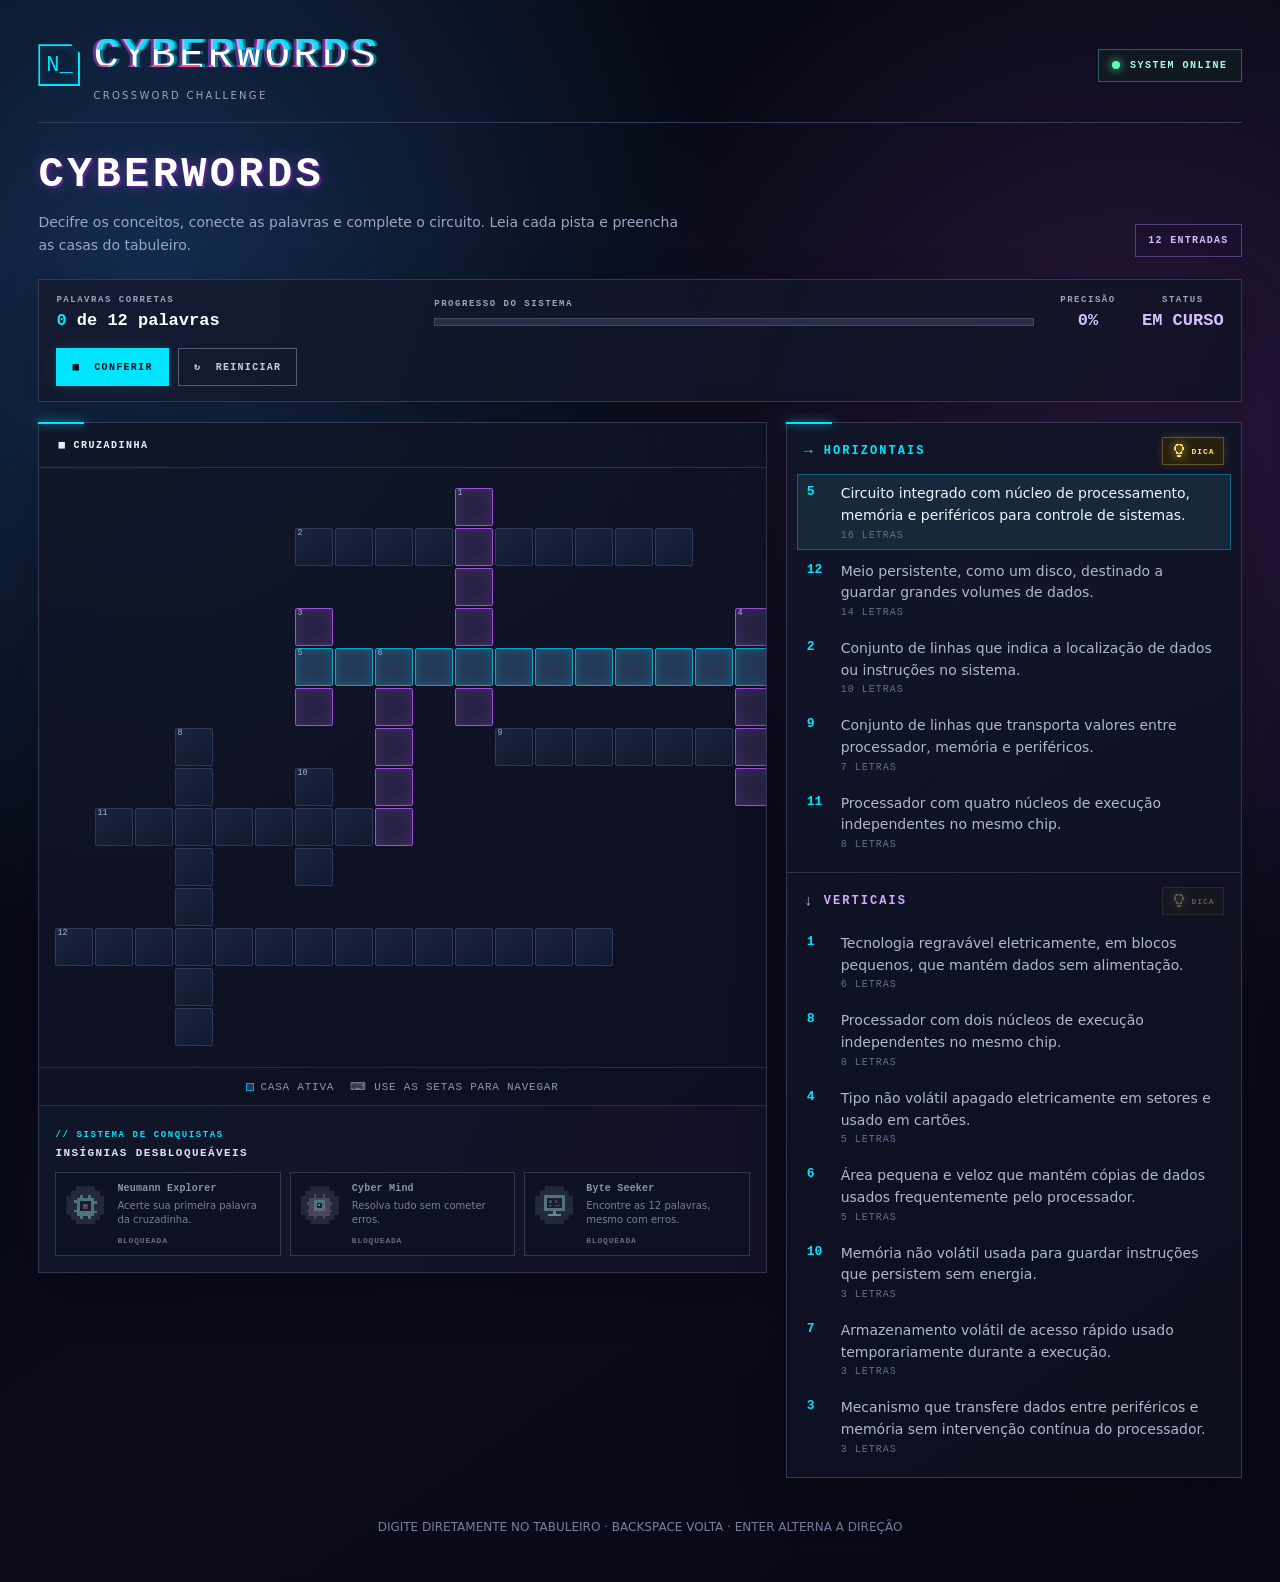
<file: index.html>
<!doctype html>
<html lang="pt-BR">

<head>
  <meta charset="utf-8">
  <meta name="viewport" content="width=device-width, initial-scale=1">
  <meta name="theme-color" content="#070914">
  <title>CYBERWORDS — Crossword Challenge</title>
  <link rel="stylesheet" href="style.css">
</head>

<body>
  <div class="shell">
    <header class="topbar">
      <div class="brand">
        <div class="brand-mark" aria-hidden="true">N_</div>
        <div>
          <div class="brand-name glitch" data-text="CYBERWORDS">CYBERWORDS</div>
          <div class="brand-sub">CROSSWORD CHALLENGE</div>
        </div>
      </div>
      <div class="online"><i></i>SYSTEM ONLINE</div>
    </header>
    <section class="intro">
      <div>
        <h1 class="pixel"
          style="font-size:clamp(21px,4vw,42px);line-height:1.25;margin:0;color:#fff;text-shadow:2px 2px 0 #56248a,0 0 14px #9d4edd70">
          CYBERWORDS</h1>
        <p>Decifre os conceitos, conecte as palavras e complete o circuito. Leia cada pista e preencha as casas do
          tabuleiro.</p>
      </div>
      <div class="round-tag">12 ENTRADAS</div>
    </section>
    <section class="statusbar" aria-label="Progresso do desafio">
      <div>
        <div class="score-label">Palavras corretas</div>
        <div class="score-value"><em id="score">0</em> de 12 palavras</div>
      </div>
      <div class="progress-wrap">
        <div class="score-label">Progresso do sistema</div>
        <div class="progress-track">
          <div class="progress-fill" id="progress"></div>
        </div>
      </div>
      <div class="metric">
        <div class="score-label">Precisão</div><strong id="accuracy">0%</strong>
      </div>
      <div class="metric">
        <div class="score-label">Status</div><strong id="status">EM CURSO</strong>
      </div>
      <div class="actions"><button class="btn" id="checkBtn" type="button">▣&nbsp; CONFERIR</button><button
          class="btn secondary" id="resetBtn" type="button">↻&nbsp; REINICIAR</button></div>
    </section>
    <main class="main-layout">
      <section class="panel" aria-label="Tabuleiro de palavras cruzadas">
        <div class="panel-head">
          <div class="panel-title">▦&nbsp;CRUZADINHA</div>
        </div>
        <div class="board-scroll">
          <div class="board" id="board" role="group" aria-label="Tabuleiro interativo"></div>
        </div>
        <div class="legend"><span><i></i> CASA ATIVA</span><span>⌨ USE AS SETAS PARA NAVEGAR</span></div>
        <section class="achievements" aria-labelledby="achievementsTitle">
          <div class="achievement-heading"><span>// SISTEMA DE CONQUISTAS</span>
            <h2 id="achievementsTitle">INSÍGNIAS DESBLOQUEÁVEIS</h2>
          </div>
          <div class="achievement-list">
            <article class="achievement" data-achievement="neumann">
              <div class="achievement-emblem" aria-hidden="true"><svg viewBox="0 0 32 32" role="img"
                  aria-label="Microcontrolador pixelado">
                  <path fill="#00e5ff"
                    d="M10 3h3v4h6V3h3v4h4v4h4v3h-4v8h4v3h-4v4h-4v3h-3v-4h-6v4h-3v-4H6v-4H2v-3h4v-8H2v-3h4V7h4z" />
                  <path fill="#101326" d="M10 11h12v12H10z" />
                  <path fill="#9d4edd" d="M13 14h6v6h-6z" />
                  <path fill="#7bffcf" d="M14 15h2v2h-2z" />
                </svg></div>
              <div>
                <h3>Neumann Explorer</h3>
                <p>Acerte sua primeira palavra da cruzadinha.</p>
              </div><small>BLOQUEADA</small>
            </article>
            <article class="achievement" data-achievement="cyber">
              <div class="achievement-emblem" aria-hidden="true"><svg viewBox="0 0 32 32" role="img"
                  aria-label="Processador pixelado">
                  <path fill="#9d4edd"
                    d="M9 2h3v5h8V2h3v5h5v5h3v3h-3v6h3v3h-3v5h-5v3h-3v-3h-8v3H9v-3H4v-5H1v-3h3v-6H1v-3h3V7h5z" />
                  <path fill="#00e5ff" d="M10 10h12v12H10z" />
                  <path fill="#101326" d="M13 13h6v6h-6z" />
                  <path fill="#7bffcf" d="M14 14h2v2h-2z" />
                </svg></div>
              <div>
                <h3>Cyber Mind</h3>
                <p>Resolva tudo sem cometer erros.</p>
              </div><small>BLOQUEADA</small>
            </article>
            <article class="achievement" data-achievement="byte">
              <div class="achievement-emblem" aria-hidden="true"><svg viewBox="0 0 32 32" role="img"
                  aria-label="Computador pixelado">
                  <path fill="#00e5ff" d="M4 4h24v18H4z" />
                  <path fill="#101326" d="M7 7h18v12H7z" />
                  <path fill="#9d4edd" d="M10 10h3v3h-3zm6 0h3v3h-3zm-6 5h3v2h-3zm6 0h6v2h-6z" />
                  <path fill="#7bffcf" d="M14 22h4v4h6v3H8v-3h6z" />
                </svg></div>
              <div>
                <h3>Byte Seeker</h3>
                <p>Encontre as 12 palavras, mesmo com erros.</p>
              </div><small>BLOQUEADA</small>
            </article>
          </div>
        </section>
      </section>
      <aside class="panel clue-panel" aria-label="Pistas">
        <section class="clue-group">
          <div class="clue-heading"><span class="heading-label"><b>→</b> HORIZONTAIS</span><button class="hint-button"
              id="acrossHintButton" type="button" aria-label="Dica para a questão horizontal selecionada"
              title="Dica"><svg viewBox="0 0 24 24" aria-hidden="true">
                <path
                  d="M9 21h6v-1H9zm3-20a7 7 0 0 0-4 12.74V17h8v-3.26A7 7 0 0 0 12 1zm2.5 11.65-.5.35V15h-4v-2l-.5-.35A5 5 0 1 1 14.5 12.65zM9 18h6v1H9z" />
              </svg><span>DICA</span></button></div>
          <div class="hint-display" id="acrossHint" role="status" hidden></div>
          <ol class="clues" id="acrossClues"></ol>
        </section>
        <section class="clue-group">
          <div class="clue-heading vertical"><span class="heading-label"><b>↓</b> VERTICAIS</span><button
              class="hint-button" id="downHintButton" type="button"
              aria-label="Dica para a questão vertical selecionada" title="Dica"><svg viewBox="0 0 24 24"
                aria-hidden="true">
                <path
                  d="M9 21h6v-1H9zm3-20a7 7 0 0 0-4 12.74V17h8v-3.26A7 7 0 0 0 12 1zm2.5 11.65-.5.35V15h-4v-2l-.5-.35A5 5 0 1 1 14.5 12.65zM9 18h6v1H9z" />
              </svg><span>DICA</span></button></div>
          <div class="hint-display" id="downHint" role="status" hidden></div>
          <ol class="clues" id="downClues"></ol>
        </section>
      </aside>
    </main>
    <div class="achievement-notice" id="achievementNotice" role="status" aria-live="assertive"><b>★</b>
      <div><small>CONQUISTA DESBLOQUEADA</small><strong></strong><span class="notice-message"></span></div>
    </div>
    <div class="toast" id="toast" role="status" aria-live="polite"></div>
    <div class="help">DIGITE DIRETAMENTE NO TABULEIRO · BACKSPACE VOLTA · ENTER ALTERNA A DIREÇÃO</div>
  </div>
  <div class="modal-backdrop" id="victory" role="dialog" aria-modal="true" aria-labelledby="victoryTitle">
    <div class="modal">
      <h2 id="victoryTitle">PARABÉNS!</h2>
      <p>Todos os conceitos foram conectados. Sua rede de conhecimento está online.</p><button class="btn"
        id="closeVictory" type="button">CONTINUAR</button>
    </div>
  </div>
</body>
<script>
  (() => {
    'use strict';
    const entries = [
      { word: 'MICROCONTROLADOR', hint: 'É um pequeno computador em um único chip, usado para controlar outros componentes.', dir: 'across', r: 4, c: 6, clue: 'Circuito integrado com núcleo de processamento, memória e periféricos para controle de sistemas.' },
      { word: 'MEMORIADEMASSA', hint: 'Pense em um armazenamento que mantém os dados mesmo quando o aparelho é desligado.', dir: 'across', r: 11, c: 0, clue: 'Meio persistente, como um disco, destinado a guardar grandes volumes de dados.' },
      { word: 'ADDRESSBUS', hint: 'Este barramento informa ao sistema onde os dados devem ser lidos ou gravados.', dir: 'across', r: 1, c: 6, clue: 'Conjunto de linhas que indica a localização de dados ou instruções no sistema.' },
      { word: 'EEPROM', hint: 'Seu nome indica uma memória que pode ser apagada e programada eletricamente.', dir: 'down', r: 0, c: 10, clue: 'Tecnologia regravável eletricamente, em blocos pequenos, que mantém dados sem alimentação.' },
      { word: 'DATABUS', hint: 'É o caminho por onde os valores circulam entre processador, memória e periféricos.', dir: 'across', r: 6, c: 11, clue: 'Conjunto de linhas que transporta valores entre processador, memória e periféricos.' },
      { word: 'DUALCORE', hint: 'O prefixo do nome revela quantos núcleos de execução há no chip.', dir: 'down', r: 6, c: 3, clue: 'Processador com dois núcleos de execução independentes no mesmo chip.' },
      { word: 'QUADCORE', hint: 'O prefixo do nome revela quantos núcleos de execução há no chip.', dir: 'across', r: 8, c: 1, clue: 'Processador com quatro núcleos de execução independentes no mesmo chip.' },
      { word: 'FLASH', hint: 'É uma memória não volátil comum em cartões e unidades portáteis.', dir: 'down', r: 3, c: 17, clue: 'Tipo não volátil apagado eletricamente em setores e usado em cartões.' },
      { word: 'CACHE', hint: 'Fica perto do processador para acelerar o acesso a informações recorrentes.', dir: 'down', r: 4, c: 8, clue: 'Área pequena e veloz que mantém cópias de dados usados frequentemente pelo processador.' },
      { word: 'ROM', hint: 'As instruções guardadas aqui permanecem mesmo sem energia.', dir: 'down', r: 7, c: 6, clue: 'Memória não volátil usada para guardar instruções que persistem sem energia.' },
      { word: 'RAM', hint: 'É uma memória temporária usada enquanto os programas estão em execução.', dir: 'down', r: 4, c: 21, clue: 'Armazenamento volátil de acesso rápido usado temporariamente durante a execução.' },
      { word: 'DMA', hint: 'Permite que periféricos acessem a memória sem pedir ao processador a cada transferência.', dir: 'down', r: 3, c: 6, clue: 'Mecanismo que transfere dados entre periféricos e memória sem intervenção contínua do processador.' }
    ];
    const boardEl = document.getElementById('board'), acrossEl = document.getElementById('acrossClues'), downEl = document.getElementById('downClues');
    const cells = new Map(), numbers = new Map(); let selected = entries[0], focusAt = null, checked = false, won = false, hadErrors = false;
    const unlockedAchievements = new Set(); let noticeTimer, visibleHint = null;
    function unlockAchievement(id) { if (unlockedAchievements.has(id)) return; unlockedAchievements.add(id); const card = document.querySelector(`[data-achievement="${id}"]`); card.classList.add('unlocked'); card.querySelector('small').textContent = 'DESBLOQUEADA'; const notice = document.getElementById('achievementNotice'); notice.querySelector('strong').textContent = card.querySelector('h3').textContent; notice.querySelector('.notice-message').textContent = card.querySelector('p').textContent; notice.classList.add('show'); clearTimeout(noticeTimer); noticeTimer = setTimeout(() => notice.classList.remove('show'), 4200) }
    const key = (r, c) => `${r},${c}`;
    entries.forEach(e => { e.cells = []; for (let i = 0; i < e.word.length; i++) { const r = e.r + (e.dir === 'down' ? i : 0), c = e.c + (e.dir === 'across' ? i : 0), cellKey = key(r, c); let model = cells.get(cellKey); if (!model) { model = { r, c, answer: '', entries: [] }; cells.set(cellKey, model) } if (model.answer && model.answer !== e.word[i]) throw new Error(`Cruzamento inv\u00e1lido em ${cellKey}`); if (model.entries.some(other => other.dir === e.dir)) throw new Error(`Sobreposi\u00e7\u00e3o inv\u00e1lida em ${cellKey}`); model.answer = e.word[i]; model.entries.push(e); e.cells.push(cellKey) } });
    // Each entry must cross another and all entries must belong to one connected grid.
    for (const e of entries) { if (!e.cells.some(k => cells.get(k).entries.length > 1)) throw new Error(`Palavra sem cruzamento: ${e.word}`) }
    for (const cell of cells.values()) for (const [dr, dc, direction] of [[0, 1, 'across'], [1, 0, 'down']]) {
      const neighbor = cells.get(key(cell.r + dr, cell.c + dc));
      if (neighbor && !cell.entries.some(e => e.dir === direction && neighbor.entries.includes(e))) throw new Error('A grade possui casas adjacentes sem cruzamento.');
    }
    const connected = new Set([entries[0]]), pending = [entries[0]];
    while (pending.length) { const current = pending.pop(); for (const k of current.cells) for (const e of cells.get(k).entries) if (!connected.has(e)) { connected.add(e); pending.push(e) } }
    if (connected.size !== entries.length) throw new Error('A grade possui palavras desconectadas.');
    const boardRows = Math.max(...Array.from(cells.values(), m => m.r)) + 1, boardColumns = Math.max(...Array.from(cells.values(), m => m.c)) + 1;
    boardEl.style.setProperty('--rows', boardRows); boardEl.style.setProperty('--columns', boardColumns);

    // Number across/down starts in reading order; coincident starts share a number.
    for (let r = 0; r < boardRows; r++)for (let c = 0; c < boardColumns; c++) {
      const starts = entries.filter(e => e.r === r && e.c === c); if (starts.length) { const n = numbers.size + 1; numbers.set(key(r, c), n); starts.forEach(e => e.number = n) }
    }
    function renderBoard() { for (let r = 0; r < boardRows; r++)for (let c = 0; c < boardColumns; c++) { const m = cells.get(key(r, c)); if (!m) continue; const wrap = document.createElement('div'); wrap.className = 'cell-wrap'; wrap.style.gridRow = r + 1; wrap.style.gridColumn = c + 1; const input = document.createElement('input'); input.className = 'cell' + (numbers.has(key(r, c)) ? ' has-num' : ''); input.type = 'text'; input.maxLength = 1; input.autocomplete = 'off'; input.autocapitalize = 'characters'; input.spellcheck = false; input.dataset.key = key(r, c); input.setAttribute('aria-label', `Linha ${r + 1}, coluna ${c + 1}`); if (numbers.has(key(r, c))) { const n = document.createElement('span'); n.className = 'num'; n.textContent = numbers.get(key(r, c)); wrap.append(n) } input.addEventListener('focus', () => onFocus(m)); input.addEventListener('click', () => onCellClick(m)); input.addEventListener('input', () => onInput(input, m)); input.addEventListener('keydown', ev => onKey(ev, m)); wrap.append(input); boardEl.append(wrap); m.el = input } }
    function renderClues(dir, target) { const group = entries.filter(e => e.dir === dir); for (const e of group) { const li = document.createElement('li'); li.className = `clue ${dir}`; li.tabIndex = 0; li.dataset.word = e.word; li.innerHTML = `<span class="clue-number">${e.number}</span><span>${e.clue}<small class="hintword" aria-hidden="true">${e.word.length} LETRAS</small></span>`; li.addEventListener('click', () => selectEntry(e, true)); li.addEventListener('keydown', ev => { if (ev.key === 'Enter' || ev.key === ' ') { ev.preventDefault(); selectEntry(e, true) } }); target.append(li); e.clueEl = li } }
    function updateHintDisplays() { for (const dir of ["across", "down"]) { const panel = document.getElementById(dir + "Hint"), button = document.getElementById(dir + "HintButton"), active = selected.dir === dir; button.disabled = !active; panel.hidden = visibleHint !== dir; if (visibleHint === dir) panel.textContent = selected.hint } }
    function toggleHint(dir) { if (selected.dir !== dir) return; visibleHint = visibleHint === dir ? null : dir; updateHintDisplays() }
    function selectEntry(e, focus) { selected = e; visibleHint = null; updateHintDisplays(); focusAt = e.cells[0]; entries.forEach(x => x.clueEl?.classList.toggle('selected', x === e)); paint(); if (focus) cells.get(focusAt).el.focus() }
    function onFocus(m) { focusAt = key(m.r, m.c); if (!m.entries.includes(selected)) { selected = m.entries[0]; visibleHint = null; updateHintDisplays() } entries.forEach(x => x.clueEl?.classList.toggle('selected', x === selected)); paint() }
    function onCellClick(m) { if (m.entries.length > 1 && m.entries.includes(selected)) { selected = m.entries.find(e => e !== selected) } else selected = m.entries[0]; visibleHint = null; updateHintDisplays(); focusAt = key(m.r, m.c); entries.forEach(x => x.clueEl?.classList.toggle('selected', x === selected)); paint() }
    function paint() { for (const m of cells.values()) { m.el.classList.remove('active', 'cross-active'); if (selected?.cells.includes(key(m.r, m.c))) m.el.classList.add('active'); else if (selected && m.entries.some(e => e.cells.some(k => selected.cells.includes(k)))) m.el.classList.add('cross-active') } }
    function onInput(input, m) { const val = input.value.normalize('NFD').replace(/[\u0300-\u036f]/g, '').toUpperCase().replace(/[^A-Z]/g, '').slice(-1); input.value = val; if (checked) { checked = false; clearFeedback() } updateScore(); if (val) advance(m, 1) }
    function stepKey(k, delta) { const i = selected.cells.indexOf(k); return selected.cells[Math.max(0, Math.min(selected.cells.length - 1, i + delta))] }
    function advance(m, d) { const from = key(m.r, m.c), i = selected.cells.indexOf(from), next = selected.cells[i + d]; if (next) cells.get(next).el.focus() }
    function onKey(ev, m) { const arrows = { ArrowRight: ['across', 1], ArrowLeft: ['across', -1], ArrowDown: ['down', 1], ArrowUp: ['down', -1] }; if (arrows[ev.key]) { ev.preventDefault(); const [dir, delta] = arrows[ev.key]; if (selected.dir !== dir && m.entries.some(e => e.dir === dir)) selectEntry(m.entries.find(e => e.dir === dir), false); const next = stepKey(key(m.r, m.c), delta); if (next) cells.get(next).el.focus(); return } if (ev.key === 'Enter') { ev.preventDefault(); const other = m.entries.find(e => e !== selected); if (other) selectEntry(other, true); return } if (ev.key === 'Backspace' && !m.el.value) { ev.preventDefault(); advance(m, -1); return } if (ev.key === ' ') { ev.preventDefault(); const other = m.entries.find(e => e !== selected); if (other) selectEntry(other, true) } }
    function clearFeedback() { for (const m of cells.values()) m.el.classList.remove('correct', 'wrong'); for (const e of entries) e.clueEl.classList.remove('done') }
    function updateScore() { const solved = entries.filter(e => e.cells.every(k => cells.get(k).el.value === cells.get(k).answer)); if (solved.length > 0) unlockAchievement("neumann"); if (solved.length === entries.length) unlockAchievement("byte"); document.getElementById('score').textContent = solved.length; document.getElementById('progress').style.width = `${solved.length / entries.length * 100}%`; document.getElementById('accuracy').textContent = `${Math.round(solved.length / entries.length * 100)}%`; document.getElementById('status').textContent = solved.length === entries.length ? 'ONLINE' : solved.length ? 'ATIVO' : 'EM CURSO'; document.getElementById('status').classList.toggle('good', solved.length === entries.length); return solved }
    function checkAnswers() { checked = true; const solved = updateScore(); if (solved.length !== entries.length) hadErrors = true; if (solved.length === entries.length && !hadErrors) unlockAchievement("cyber"); for (const e of entries) e.clueEl.classList.toggle('done', e.cells.every(k => cells.get(k).el.value === cells.get(k).answer)); for (const m of cells.values()) { m.el.classList.remove('correct', 'wrong'); m.el.classList.add(m.el.value === m.answer ? 'correct' : 'wrong') } const toast = document.getElementById('toast'); if (solved.length === entries.length) { toast.className = 'toast success'; toast.textContent = 'Parabéns! Você completou as 12 linhas corretamente.'; if (!won) { won = true; document.getElementById('victory').classList.add('open'); document.getElementById('closeVictory').focus() } } else { toast.className = `toast ${solved.length ? 'success' : 'error'}`; toast.textContent = solved.length ? `${solved.length} de 12 corretas. As casas em vermelho precisam de revisão.` : 'Ainda há palavras para revisar. Confira as letras destacadas em vermelho.' } }
    function reset() { for (const m of cells.values()) { m.el.value = ''; m.el.classList.remove('correct', 'wrong') } entries.forEach(e => e.clueEl.classList.remove('done')); checked = false; won = false; hadErrors = false; selected = entries[0]; entries.forEach(e => e.clueEl.classList.toggle('selected', e === selected)); document.getElementById('toast').className = 'toast'; document.getElementById('toast').textContent = 'Tabuleiro reiniciado. Selecione uma pista ou casa para começar.'; document.getElementById('victory').classList.remove('open'); updateScore(); paint(); cells.get(selected.cells[0]).el.focus() }
    renderBoard(); renderClues('across', acrossEl); renderClues('down', downEl); entries.forEach(e => e.clueEl.classList.toggle('selected', e === selected)); paint(); document.getElementById('acrossHintButton').addEventListener('click', () => toggleHint('across')); document.getElementById('downHintButton').addEventListener('click', () => toggleHint('down')); updateHintDisplays(); document.getElementById('checkBtn').addEventListener('click', checkAnswers); document.getElementById('resetBtn').addEventListener('click', reset); document.getElementById('closeVictory').addEventListener('click', () => document.getElementById('victory').classList.remove('open')); document.getElementById('victory').addEventListener('click', e => { if (e.target.id === 'victory') e.currentTarget.classList.remove('open') }); document.addEventListener('keydown', e => { if (e.key === 'Escape') document.getElementById('victory').classList.remove('open') }); updateScore();
  })();
</script>

</html>
</file>
<file: style.css>
/* -------------------------------------------------------------------------- */
/* Design tokens                                                              */
/* -------------------------------------------------------------------------- */
:root {
  color-scheme: dark;
  --bg: #070914;
  --panel: #101326;
  --panel2: #151a31;
  --cyan: #00e5ff;
  --purple: #9d4edd;
  --mint: #7bffcf;
  --red: #ff5478;
  --ink: #edf3ff;
  --muted: #9ba6c5;
  /* 26 colunas x 18 linhas; a tipografia acompanha o tamanho de cada casa. */
  --cell: clamp(22px, 3.1vw, 38px);
}

* {
  box-sizing: border-box;
}

body {
  margin: 0;
  min-height: 100vh;
  color: var(--ink);
  font-family: Inter, ui-sans-serif, system-ui, -apple-system, "Segoe UI", sans-serif;
  background:
    radial-gradient(ellipse at 12% 18%, #132d50 0, transparent 36%),
    radial-gradient(ellipse at 88% 28%, #29163e 0, transparent 34%),
    linear-gradient(145deg, #070914 22%, #0b0b1b 65%, #090714);
}

body:before {
  content: "";
  position: fixed;
  inset: 0;
  pointer-events: none;
  opacity: 0.11;
  background-image:
    linear-gradient(rgba(255, 255, 255, 0.07) 1px, transparent 1px),
    linear-gradient(90deg, rgba(255, 255, 255, 0.07) 1px, transparent 1px);
  background-size: 32px 32px;
  mask-image: linear-gradient(to bottom, black, transparent 85%);
}

button {
  font: inherit;
}

.shell {
  width: min(1460px, 100%);
  margin: auto;
  padding: 26px clamp(14px, 3vw, 42px) 48px;
  position: relative;
}

/* -------------------------------------------------------------------------- */
/* Header and identity                                                        */
/* -------------------------------------------------------------------------- */
.topbar {
  display: flex;
  align-items: center;
  justify-content: space-between;
  gap: 18px;
  border-bottom: 1px solid #343b60;
  padding: 4px 0 21px;
  margin-bottom: 26px;
}

.brand {
  display: flex;
  align-items: center;
  gap: 13px;
}

.brand-mark {
  width: 42px;
  height: 42px;
  border: 2px solid var(--cyan);
  display: grid;
  place-items: center;
  color: var(--cyan);
  font-family: monospace;
  font-size: 22px;
  box-shadow: 0 0 15px #00e5ff45, inset 0 0 12px #00e5ff20;
  clip-path: polygon(0 0, 78% 0, 100% 22%, 100% 100%, 0 100%);
}

.brand-name,
.pixel {
  font-family: "Press Start 2P", "Courier New", monospace;
  text-transform: uppercase;
  letter-spacing: 0.08em;
}

.brand-name {
  font-size: clamp(12px, 1.7vw, 19px);
  color: #fff;
  text-shadow: 2px 2px 0 #56248a, 0 0 13px #9d4edd80;
}

.brand-sub {
  color: var(--muted);
  font-size: 10px;
  letter-spacing: 0.23em;
  margin-top: 7px;
  text-transform: uppercase;
}

.online {
  display: flex;
  align-items: center;
  gap: 10px;
  border: 1px solid #27615e;
  background: #10272275;
  color: #a5ffdc;
  padding: 10px 13px;
  font: 700 10px monospace;
  letter-spacing: 0.15em;
}

.online i {
  width: 8px;
  height: 8px;
  background: #5cffb1;
  border-radius: 50%;
  box-shadow: 0 0 10px #5cffb1;
  animation: pulse 1.7s infinite;
}

@keyframes pulse {
  50% {
    opacity: 0.4;
    box-shadow: 0 0 3px #5cffb1;
  }
}

/* -------------------------------------------------------------------------- */
/* Intro and title effect                                                     */
/* -------------------------------------------------------------------------- */
.intro {
  display: flex;
  align-items: end;
  justify-content: space-between;
  gap: 20px;
  margin-bottom: 22px;
}

.eyebrow {
  color: var(--cyan);
  font: 700 10px monospace;
  letter-spacing: 0.27em;
  margin-bottom: 12px;
}

.glitch {
  font-size: clamp(21px, 4vw, 42px);
  line-height: 1.25;
  margin: 0;
  position: relative;
  text-shadow: 3px 0 #00e5ff70, -3px 0 #9d4edd80;
}

.glitch:before,
.glitch:after {
  content: attr(data-text);
  position: absolute;
  inset: 0;
  pointer-events: none;
}

.glitch:before {
  color: #00e5ff;
  clip-path: inset(0 0 63%);
  transform: translateX(2px);
  animation: glitchA 4s infinite;
}

.glitch:after {
  color: #ff3ca6;
  clip-path: inset(67% 0 0);
  transform: translateX(-2px);
  animation: glitchB 3s infinite;
}

@keyframes glitchA {
  0%,
  91%,
  100% {
    transform: translateX(0);
  }

  92% {
    transform: translateX(-4px);
  }

  94% {
    transform: translateX(3px);
  }
}

@keyframes glitchB {
  0%,
  85%,
  100% {
    transform: translateX(0);
  }

  87% {
    transform: translateX(4px);
  }

  89% {
    transform: translateX(-3px);
  }
}

.intro p {
  margin: 10px 0 0;
  color: var(--muted);
  font-size: 14px;
  max-width: 650px;
  line-height: 1.65;
}

.round-tag {
  border: 1px solid #544078;
  color: #d9baff;
  padding: 10px 12px;
  font: 700 10px monospace;
  letter-spacing: 0.13em;
  white-space: nowrap;
  background: #1c12314d;
}

/* -------------------------------------------------------------------------- */
/* Score, progress and action buttons                                         */
/* -------------------------------------------------------------------------- */
.statusbar {
  display: grid;
  grid-template-columns: minmax(190px, 1.2fr) minmax(180px, 2fr) auto auto;
  gap: 18px;
  align-items: center;
  padding: 15px 17px;
  border: 1px solid #343855;
  background: linear-gradient(110deg, #14182ddd, #111326dd);
  box-shadow: 0 12px 36px #0004;
  margin-bottom: 20px;
}

.score-label {
  font: 700 9px monospace;
  letter-spacing: 0.17em;
  color: var(--muted);
  text-transform: uppercase;
}

.score-value {
  font: 700 17px monospace;
  color: white;
  margin-top: 6px;
}

.score-value em {
  color: var(--cyan);
  font-style: normal;
}

.progress-track {
  height: 8px;
  background: #292d48;
  overflow: hidden;
  margin-top: 9px;
  border: 1px solid #414764;
}

.progress-fill {
  height: 100%;
  width: 0;
  background: linear-gradient(90deg, var(--cyan), var(--purple));
  box-shadow: 0 0 13px #00e5ff90;
  transition: width 0.45s ease;
}

.progress-wrap {
  min-width: 0;
}

.metric {
  text-align: center;
  min-width: 72px;
}

.metric strong {
  display: block;
  color: #d6c1ff;
  font: 700 17px monospace;
  margin-top: 6px;
}

.metric strong.good {
  color: var(--mint);
}

.actions {
  display: flex;
  gap: 9px;
}

.btn {
  border: 1px solid var(--cyan);
  color: #031219;
  background: var(--cyan);
  padding: 12px 15px;
  font: 900 10px monospace;
  letter-spacing: 0.13em;
  cursor: pointer;
  transition: transform 0.16s, box-shadow 0.2s, background 0.2s;
  box-shadow: 0 0 16px #00e5ff26;
}

.btn:hover {
  transform: translateY(-2px);
  box-shadow: 0 0 22px #00e5ff72;
}

.btn:active {
  transform: translateY(0);
}

.btn.secondary {
  background: transparent;
  color: #c6cce4;
  border-color: #535b7e;
  box-shadow: none;
}

.btn.secondary:hover {
  border-color: var(--purple);
  color: white;
  box-shadow: 0 0 17px #9d4edd40;
}

/* -------------------------------------------------------------------------- */
/* Main layout and crossword board                                            */
/* -------------------------------------------------------------------------- */
.main-layout {
  display: grid;
  grid-template-columns: minmax(0, 1.23fr) minmax(340px, 0.77fr);
  gap: 19px;
  align-items: start;
}

.panel {
  border: 1px solid #343855;
  background: linear-gradient(145deg, #111528ed, #0e1020ed);
  box-shadow: 0 18px 46px #0004;
  position: relative;
}

.panel:before {
  content: "";
  position: absolute;
  left: -1px;
  top: -1px;
  width: 46px;
  height: 2px;
  background: var(--cyan);
  box-shadow: 0 0 10px var(--cyan);
}

.panel-head {
  display: flex;
  align-items: center;
  justify-content: space-between;
  padding: 16px 19px;
  border-bottom: 1px solid #2d324c;
}

.panel-title {
  font: 700 10px monospace;
  letter-spacing: 0.15em;
}

.panel-code {
  color: #737e9d;
  font: 10px monospace;
  letter-spacing: 0.1em;
}

.board-scroll {
  overflow: auto;
  padding: 20px 16px 21px;
  scrollbar-color: #4e3b73 #141629;
  scrollbar-width: thin;
}

.board {
  display: grid;
  grid-template-columns: repeat(var(--columns, 22), var(--cell));
  grid-template-rows: repeat(var(--rows, 14), var(--cell));
  gap: 2px;
  width: max-content;
  margin: 0 auto;
}

.cell-wrap {
  position: relative;
  width: var(--cell);
  height: var(--cell);
}

.cell {
  position: relative;
  display: block;
  width: 100%;
  height: 100%;
  padding: 0;
  border: 1px solid #303959;
  background: linear-gradient(145deg, #1a2540, #10192e);
  color: #f7fbff;
  text-align: center;
  text-transform: uppercase;
  font: 700 clamp(15px, calc(var(--cell) * 0.48), 19px) monospace;
  caret-color: transparent;
  outline: none;
  border-radius: 2px;
  transition: background 0.15s, border-color 0.15s, box-shadow 0.15s;
}

.cell:focus {
  border-color: var(--cyan);
  box-shadow: 0 0 0 2px #00e5ff45, 0 0 14px #00e5ff65;
  z-index: 2;
}

.cell.active {
  background: #243858;
  border-color: #00a9cb;
  box-shadow: inset 0 0 12px #00e5ff35;
}

.cell.cross-active {
  background: #282344;
  border-color: #9d4edd;
  box-shadow: inset 0 0 12px #9d4edd38;
}

.cell.correct {
  color: #aaffde;
  border-color: #48dcaa;
  background: #102c2b;
}

.cell.wrong {
  color: #ff9aac;
  border-color: #ff5478;
  background: #351a2a;
}

.cell-wrap .num {
  position: absolute;
  top: 1px;
  left: 2px;
  color: #a5b4d6;
  font: clamp(7px, calc(var(--cell) * 0.22), 9px) monospace;
  line-height: 1;
  pointer-events: none;
  z-index: 1;
}

.cell.has-num {
  padding-top: 5px;
}

.legend {
  display: flex;
  gap: 16px;
  justify-content: center;
  border-top: 1px solid #282d45;
  padding: 12px;
  color: #8c96b2;
  font: 11px monospace;
  letter-spacing: 0.07em;
}

.legend span {
  display: flex;
  align-items: center;
  gap: 6px;
}

.legend i {
  width: 8px;
  height: 8px;
  background: #243858;
  border: 1px solid #00a9cb;
}

/* -------------------------------------------------------------------------- */
/* Clues                                                                      */
/* -------------------------------------------------------------------------- */
.clue-panel {
  padding: 0;
}

.clue-group + .clue-group {
  border-top: 1px solid #2d324c;
}

.clue-heading {
  display: flex;
  align-items: center;
  gap: 9px;
  padding: 14px 17px 7px;
  color: var(--cyan);
  font: 700 12px monospace;
  letter-spacing: 0.17em;
}

.clue-heading.vertical {
  color: #d4a9ff;
}

.clue-heading b {
  font-size: 15px;
}

.clues {
  list-style: none;
  padding: 0 10px 11px;
  margin: 0;
}

.clue {
  display: grid;
  grid-template-columns: 26px 1fr;
  gap: 8px;
  padding: 8px 9px;
  margin: 2px 0;
  color: #aeb7d0;
  font-size: clamp(14px, 1.05vw, 16px);
  line-height: 1.55;
  border: 1px solid transparent;
  cursor: pointer;
  transition: background 0.18s, border-color 0.18s, color 0.18s;
}

.clue:hover {
  background: #171c31;
  color: #eff4ff;
}

.clue.selected {
  background: #16283a;
  border-color: #126279;
  color: #e8fbff;
}

.clue.selected.vertical {
  background: #231a34;
  border-color: #69439a;
}

.clue-number {
  font: 700 13px monospace;
  color: var(--cyan);
  padding-top: 1px;
}

.clue.vertical .clue-number {
  color: #c394ff;
}

.clue.done {
  color: #7bd7b3;
}

.clue.done .clue-number {
  color: var(--mint);
}

.hintword {
  display: block;
  color: #63708f;
  font: 10px monospace;
  letter-spacing: 0.1em;
  margin-top: 3px;
}

.clue.done .hintword {
  color: #64c69e;
}

/* -------------------------------------------------------------------------- */
/* Messages and completion dialog                                             */
/* -------------------------------------------------------------------------- */
.toast {
  min-height: 20px;
  margin: 13px 2px 0;
  color: #b5bfd8;
  font-size: 14px;
}

.toast.success {
  color: var(--mint);
}

.toast.error {
  color: #ff9aae;
}

.help {
  color: #777f9b;
  font-size: 12px;
  text-align: center;
  margin-top: 9px;
}

.modal-backdrop {
  position: fixed;
  inset: 0;
  background: #050610d9;
  display: none;
  place-items: center;
  padding: 18px;
  z-index: 10;
  backdrop-filter: blur(6px);
}

.modal-backdrop.open {
  display: grid;
  animation: fade 0.25s;
}

@keyframes fade {
  from {
    opacity: 0;
  }

  to {
    opacity: 1;
  }
}

.modal {
  max-width: 480px;
  width: 100%;
  text-align: center;
  padding: 36px 28px;
  border: 1px solid #63508a;
  background: radial-gradient(ellipse at 50% 0, #332154, #111326 68%);
  box-shadow: 0 0 50px #9d4edd55;
  position: relative;
}

.modal h2 {
  font: 700 18px monospace;
  color: #fff;
  text-shadow: 0 0 15px #9d4edd;
  margin: 0 0 12px;
}

.modal p {
  color: #bbc3da;
  line-height: 1.6;
  font-size: 14px;
  margin: 0 0 21px;
}

.modal .btn {
  min-width: 155px;
}

/* -------------------------------------------------------------------------- */
/* Responsive layout                                                          */
/* -------------------------------------------------------------------------- */
@media (max-width: 1000px) {
  .main-layout {
    grid-template-columns: 1fr;
  }

  .clue-panel {
    display: grid;
    grid-template-columns: 1fr 1fr;
  }

  .clue-group + .clue-group {
    border-top: 0;
    border-left: 1px solid #2d324c;
  }

  .statusbar {
    grid-template-columns: 1fr 1.5fr auto;
  }

  .actions {
    grid-column: 1 / -1;
    justify-content: flex-end;
  }

  .board {
    --cell: clamp(20px, 4vw, 36px);
  }
}

@media (max-width: 600px) {
  .shell {
    padding: 16px 12px 34px;
  }

  .topbar {
    margin-bottom: 20px;
  }

  .brand-mark {
    width: 35px;
    height: 35px;
  }

  .online {
    font-size: 8px;
    padding: 8px;
  }

  .intro {
    display: block;
  }

  .round-tag {
    display: inline-block;
    margin-top: 14px;
  }

  .statusbar {
    grid-template-columns: 1fr auto;
    gap: 12px;
    padding: 13px;
  }

  .progress-wrap {
    grid-column: 1 / -1;
    grid-row: 2;
  }

  .metric {
    min-width: 58px;
  }

  .actions {
    grid-column: 1 / -1;
  }

  .actions .btn {
    flex: 1;
  }

  .main-layout {
    gap: 13px;
  }

  .panel-head {
    padding: 13px;
  }

  .board-scroll {
    padding: 15px 8px;
  }

  .board {
    --cell: clamp(19px, 5.2vw, 29px);
    gap: 1px;
  }

  .cell {
    font-size: clamp(13px, calc(var(--cell) * 0.48), 15px);
  }

  .cell-wrap .num {
    font-size: 7px;
  }

  .clue-panel {
    display: block;
  }

  .clue-group + .clue-group {
    border-left: 0;
    border-top: 1px solid #2d324c;
  }

  .clue {
    font-size: 14px;
  }

  .panel-code {
    font-size: 8px;
  }
}

@media (prefers-reduced-motion: reduce) {
  *,
  *:before,
  *:after {
    animation-duration: 0.01ms !important;
    animation-iteration-count: 1 !important;
    scroll-behavior: auto !important;
    transition-duration: 0.01ms !important;
  }
}

/* Conquistas 8-bit */
.achievements{padding:16px;border-top:1px solid #282d45;background:linear-gradient(110deg,#101629,#141127)}.achievement-heading>span{color:var(--cyan);font:700 9px monospace;letter-spacing:.18em}.achievement-heading h2{margin:6px 0 13px;color:#e6ddff;font:700 11px monospace;letter-spacing:.13em}.achievement-list{display:grid;grid-template-columns:repeat(3,minmax(0,1fr));gap:9px}.achievement{display:grid;grid-template-columns:42px 1fr;gap:9px;align-items:center;min-width:0;padding:10px;border:1px solid #343855;background:#0d1121;color:#77829e;transition:border-color .2s,background .2s,box-shadow .2s}.achievement-emblem{width:38px;height:38px;display:grid;place-items:center;clip-path:polygon(25% 0,75% 0,75% 12%,88% 12%,88% 25%,100% 25%,100% 75%,88% 75%,88% 88%,75% 88%,75% 100%,25% 100%,25% 88%,12% 88%,12% 75%,0 75%,0 25%,12% 25%,12% 12%,25% 12%);background:#24283d;color:#69738c;font:900 12px monospace}.achievement-copy{min-width:0}.achievement h3{margin:0;color:#8993ad;font:700 10px monospace;letter-spacing:.02em}.achievement p{margin:5px 0 0;font-size:10px;line-height:1.4;color:#75809c}.achievement>small{grid-column:2;color:#626d88;font:700 8px monospace;letter-spacing:.1em}.achievement.unlocked{border-color:#426c7c;background:linear-gradient(135deg,#12252d,#1b1730);box-shadow:inset 0 0 15px #00e5ff0d}.achievement.unlocked .achievement-emblem{background:linear-gradient(135deg,var(--cyan),var(--purple));color:#08111d;text-shadow:0 1px #fff8;box-shadow:0 0 12px #00e5ff55}.achievement.unlocked h3{color:#eafaff}.achievement.unlocked p{color:#b9c9df}.achievement.unlocked>small{color:var(--mint)}.achievement-notice{position:fixed;right:22px;bottom:22px;z-index:20;display:flex;align-items:center;gap:13px;width:min(370px,calc(100vw - 28px));padding:15px;border:1px solid var(--cyan);background:linear-gradient(120deg,#122638,#211638);box-shadow:0 0 24px #00e5ff35,5px 5px 0 #56248a;opacity:0;visibility:hidden;transform:translateY(14px);transition:opacity .2s,transform .2s,visibility .2s}.achievement-notice.show{opacity:1;visibility:visible;transform:translateY(0)}.achievement-notice>b{display:grid;place-items:center;width:38px;height:38px;flex:none;background:var(--purple);color:white;clip-path:polygon(25% 0,75% 0,75% 12%,88% 12%,88% 25%,100% 25%,100% 75%,88% 75%,88% 88%,75% 88%,75% 100%,25% 100%,25% 88%,12% 88%,12% 75%,0 75%,0 25%,12% 25%,12% 12%,25% 12%);font:20px monospace}.achievement-notice div{display:grid;gap:4px}.achievement-notice small{color:var(--cyan);font:700 8px monospace;letter-spacing:.16em}.achievement-notice strong{color:#fff;font:700 13px monospace}.achievement-notice span{color:#b8c3dc;font-size:12px;line-height:1.35}
@media(max-width:700px){.achievement-list{grid-template-columns:1fr}.achievement{grid-template-columns:42px 1fr auto}.achievement>small{grid-column:auto;text-align:right}.achievement-notice{right:14px;bottom:14px}}
.achievement-emblem svg{display:block;width:27px;height:27px;shape-rendering:crispEdges;opacity:.48;filter:grayscale(.7)}.achievement.unlocked .achievement-emblem svg{opacity:1;filter:drop-shadow(0 0 4px #00e5ff80)}

/* Botões e painéis de dicas */
.clue-heading{justify-content:space-between;gap:8px}.heading-label{display:flex;align-items:center;gap:9px}.hint-button{display:inline-flex;align-items:center;gap:5px;flex:none;padding:5px 8px;border:1px solid #66532a;background:#28200f;color:#ffe36e;font:700 8px monospace;letter-spacing:.12em;cursor:pointer;box-shadow:0 0 8px #ffd84a25;transition:background .16s,box-shadow .16s,transform .16s}.hint-button svg{width:16px;height:16px;fill:#ffdf4f;filter:drop-shadow(0 0 4px #ffe45b);shape-rendering:crispEdges}.hint-button:hover:not(:disabled){background:#3a2e12;box-shadow:0 0 12px #ffe45b70;transform:translateY(-1px)}.hint-button:disabled{opacity:.35;cursor:not-allowed;filter:saturate(.45);box-shadow:none}.hint-display{margin:0 14px 8px;padding:9px 11px;border-left:2px solid #ffdf4f;background:#27200f;color:#f6e6a9;font-size:12px;line-height:1.5}.hint-display[hidden]{display:none}
</file>
